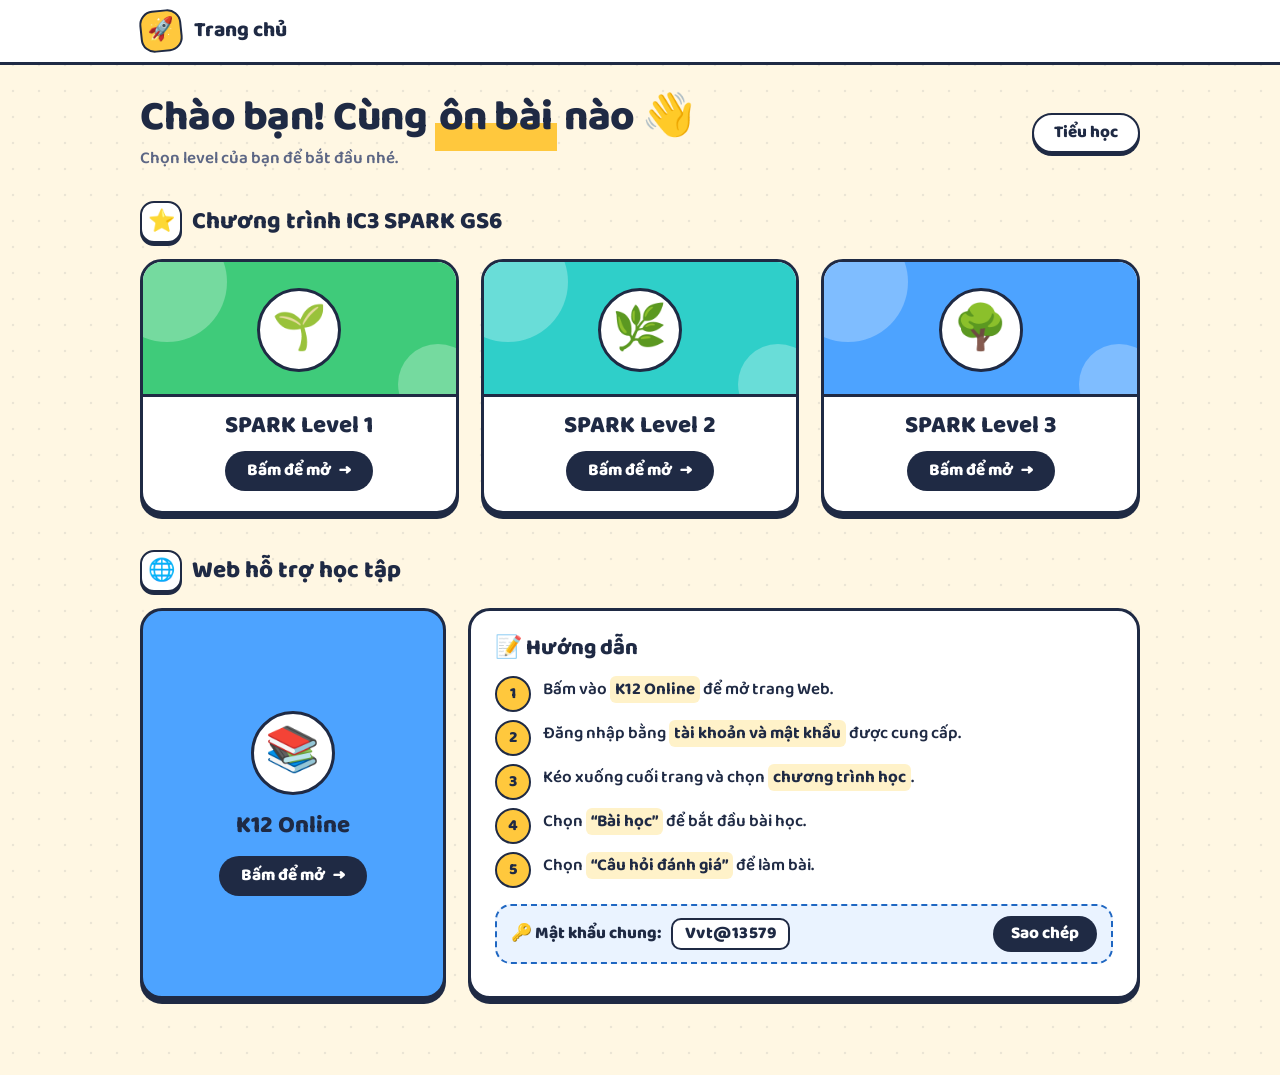
<file: index.html>
<!DOCTYPE html>
<html lang="vi">
<head>
<meta charset="utf-8">
<meta name="viewport" content="width=device-width,initial-scale=1">
<title>Trang chủ</title>
<link rel="preconnect" href="https://fonts.googleapis.com">
<link rel="preconnect" href="https://fonts.gstatic.com" crossorigin>
<link href="https://fonts.googleapis.com/css2?family=Baloo+2:wght@500;600;700;800&display=swap" rel="stylesheet">
<link rel="stylesheet" href="student.css">
</head>
<body>
<div class="topbar"><div class="wrap"><a href="#/"><span id="siteIcon"></span><span id="siteTitle"></span></a></div></div>
<main class="wrap" id="app"><div class="empty">Đang tải…</div></main>
<script>
const esc=s=>String(s??'').replace(/[&<>"']/g,c=>({'&':'&amp;','<':'&lt;','>':'&gt;','"':'&quot;',"'":'&#39;'}[c]));
const safeUrl=u=>/^https?:\/\//i.test(u||'')?u:'';
const md=s=>esc(s).replace(/\*\*(.+?)\*\*/g,'<b>$1</b>');
let D,cur=0;

function render(){
  document.getElementById('siteIcon').textContent=D.siteIcon||'';
  document.getElementById('siteTitle').textContent=D.siteTitle||'';
  document.title=D.siteTitle||'Trang chủ';
  const groups=D.groups||[], g=groups[cur]||{programs:[]};

  let h=`<section class="hero"><div><h1>Chào bạn! Cùng <mark>ôn bài</mark> nào 👋</h1><p>Chọn level của bạn để bắt đầu nhé.</p></div>`;
  if(groups.length>1) h+=`<div class="tabs" role="group" aria-label="Chọn cấp học">${groups.map((x,j)=>`<button class="tab" data-g="${j}" aria-pressed="${j===cur}">${esc(x.name)}</button>`).join('')}</div>`;
  else if(groups.length===1) h+=`<span class="badge-group">${esc(g.name)}</span>`;
  h+=`</section>`;

  const progs=g.programs||[];
  progs.forEach((p,i)=>{
    h+=`<section class="prog"><div class="sec-head"><h2><span class="sico">${esc(p.icon)}</span>${esc(p.title)}</h2></div><div class="levels">`;
    h+=(p.levels||[]).map((l,li)=>{
      return `<a class="level ${esc(l.color)}" href="#/${cur}/${i}/${li}">
        <div class="top"><div class="ico">${esc(l.icon)}</div></div>
        <div class="body"><h3>${esc(l.name)}</h3><span class="go">Bấm để mở <i>→</i></span></div></a>`;
    }).join('')+`</div></section>`;
  });
  if(!progs.length&&groups.length) h+=`<div class="empty">Chưa có chương trình nào.</div>`;

  const s=D.support;
  if(s){
    const vu=safeUrl(s.videoUrl), cu=safeUrl(s.cardUrl);
    h+=`<section class="prog"><div class="sec-head"><h2><span class="sico">${esc(s.icon)}</span>${esc(s.title)}</h2></div>
    <div class="support">
      <a class="k12" ${cu?`href="${esc(cu)}" target="_blank" rel="noopener"`:''}><span class="ico">${esc(s.cardIcon)}</span><b>${esc(s.cardName)}</b>${cu?'<span class="go">Bấm để mở <i>→</i></span>':''}</a>
      <div class="guide"><h3>📝 ${esc(s.guideTitle)}</h3>
        <ol>${(s.steps||[]).map(x=>`<li><span>${md(x)}</span></li>`).join('')}</ol>
        ${s.password?`<div class="pw">🔑 ${esc(s.passwordLabel)} <code id="pw">${esc(s.password)}</code><button class="copy" id="cp">Sao chép</button></div>`:''}
        ${vu?`<div class="vid">🎬 <a href="${esc(vu)}" target="_blank" rel="noopener">${esc(s.videoText)}</a></div>`:''}
      </div></div></section>`;
  }
  document.getElementById('app').innerHTML=h;

  document.querySelectorAll('.tab').forEach(b=>b.onclick=()=>{cur=+b.dataset.g;render()});
  const cp=document.getElementById('cp');
  if(cp)cp.onclick=async()=>{
    const t=D.support.password;
    try{await navigator.clipboard.writeText(t)}catch{const r=document.createRange();r.selectNode(document.getElementById('pw'));getSelection().removeAllRanges();getSelection().addRange(r);document.execCommand('copy')}
    cp.textContent='Đã chép ✓';setTimeout(()=>cp.textContent='Sao chép',1500);
  };
}

function renderReview(gi,pi,li){
  const l=(((D.groups[gi]||{}).programs||[])[pi]||{}).levels?.[li];
  if(!l){location.hash='#/';return}
  const items=l.reviews||[];
  document.getElementById('app').innerHTML=`<a class="back" href="#/">← Quay lại</a>
  <div class="banner ${esc(l.color)}"><div class="ico">${esc(l.icon||'📝')}</div>
    <div class="info"><h1>${esc(l.name)}</h1></div></div>
  <div class="rgrid">`+(items.length?items.map((r,n)=>{
    const u=safeUrl(r.url);
    return u?`<a class="rcard on ${esc(l.color)}" href="${esc(u)}" target="_blank" rel="noopener"><span class="num">${n+1}</span><b>${esc(r.name)}</b><span class="tag">Bắt đầu</span></a>`
            :`<div class="rcard off ${esc(l.color)}"><span class="num">${n+1}</span><b>${esc(r.name)}</b><span class="tag">Sắp có</span></div>`;
  }).join(''):'<div class="empty" style="grid-column:1/-1">Chưa có bài ôn nào.</div>')+`</div>`;
}

function setBrand(){
  document.getElementById('siteIcon').textContent=D.siteIcon||'';
  document.getElementById('siteTitle').textContent=D.siteTitle||'';
  document.title=D.siteTitle||'Trang chủ';
}
function route(){
  setBrand();
  const m=location.hash.match(/^#\/(\d+)\/(\d+)\/(\d+)$/);
  if(m){cur=+m[1];renderReview(+m[1],+m[2],+m[3])}else render();
  window.scrollTo(0,0);
}
window.addEventListener('hashchange',()=>D&&route());
const sc=document.createElement('script');
sc.src='data.js?v='+Date.now();
sc.onload=()=>{D=window.SITE_DATA;route()};
sc.onerror=()=>document.getElementById('app').innerHTML='<div class="empty">Không tải được dữ liệu (data.js).</div>';
document.body.appendChild(sc);
</script>
</body>
</html>
</file>
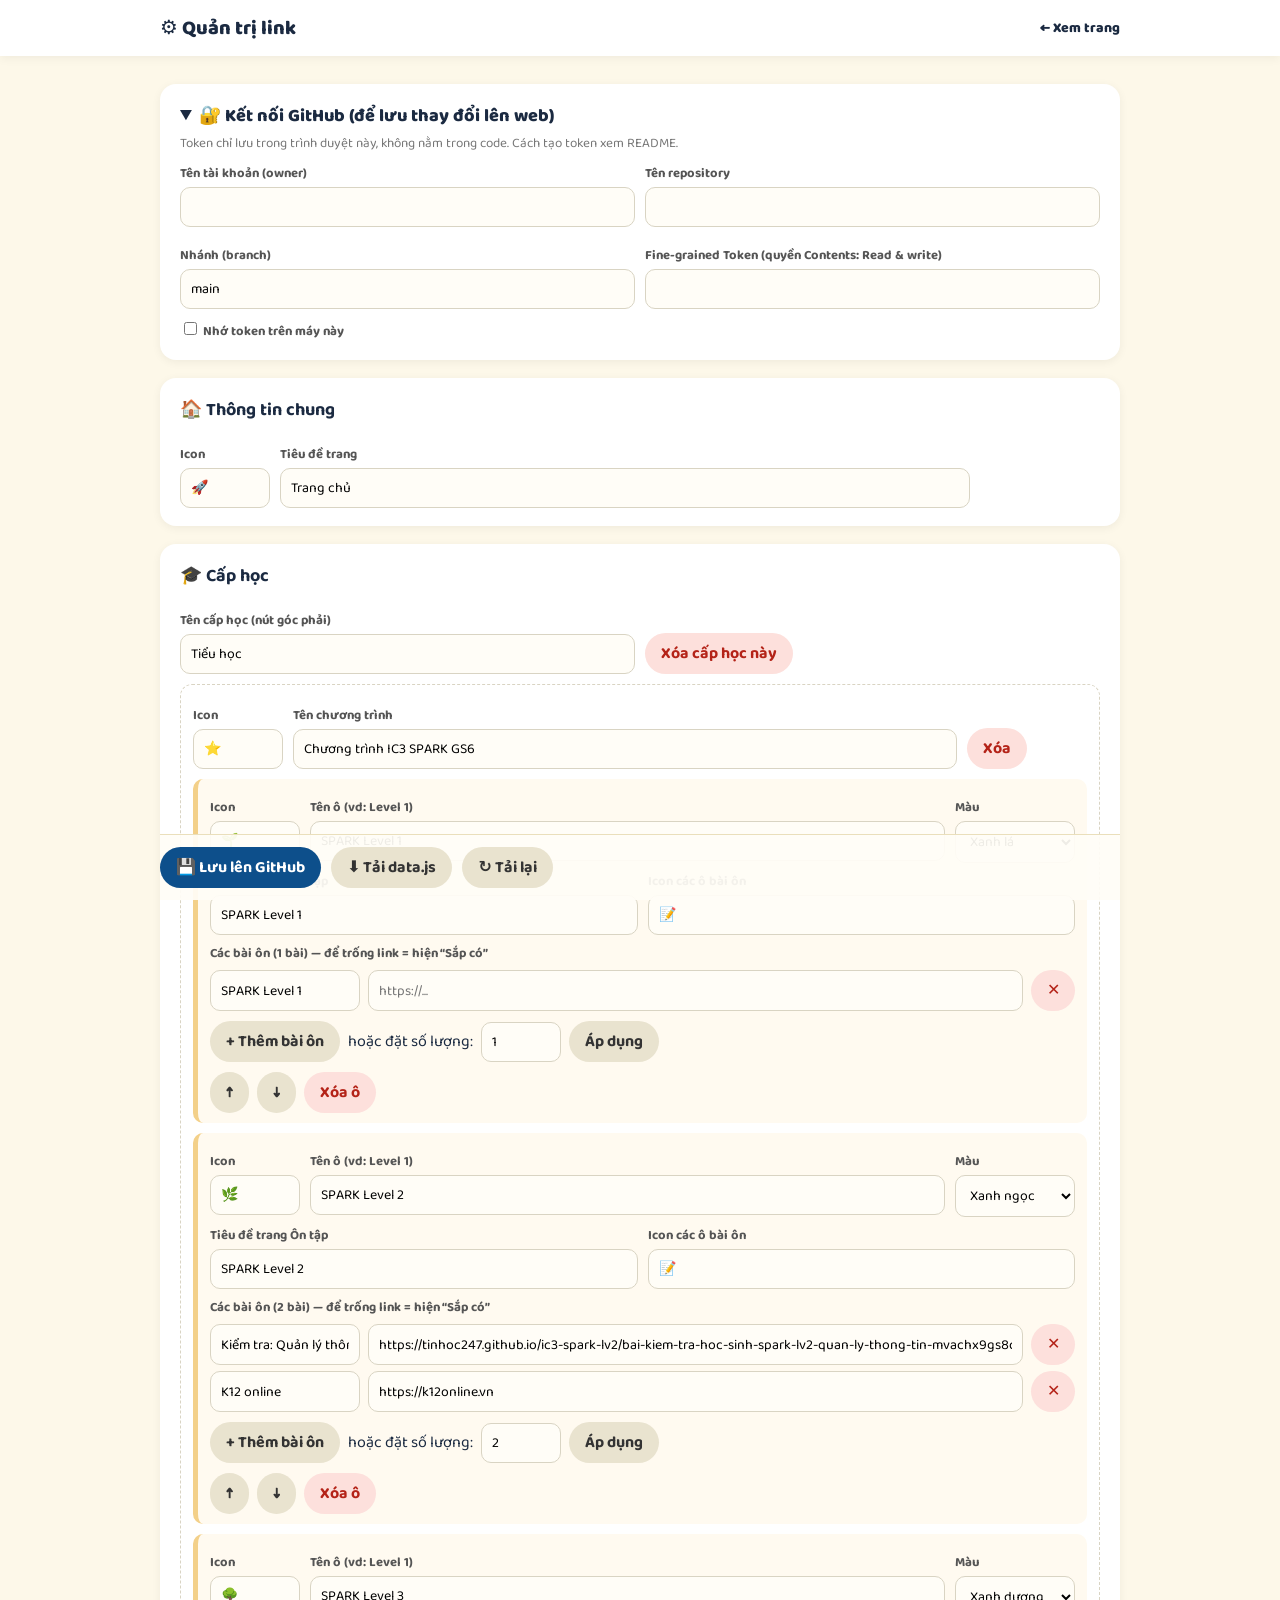
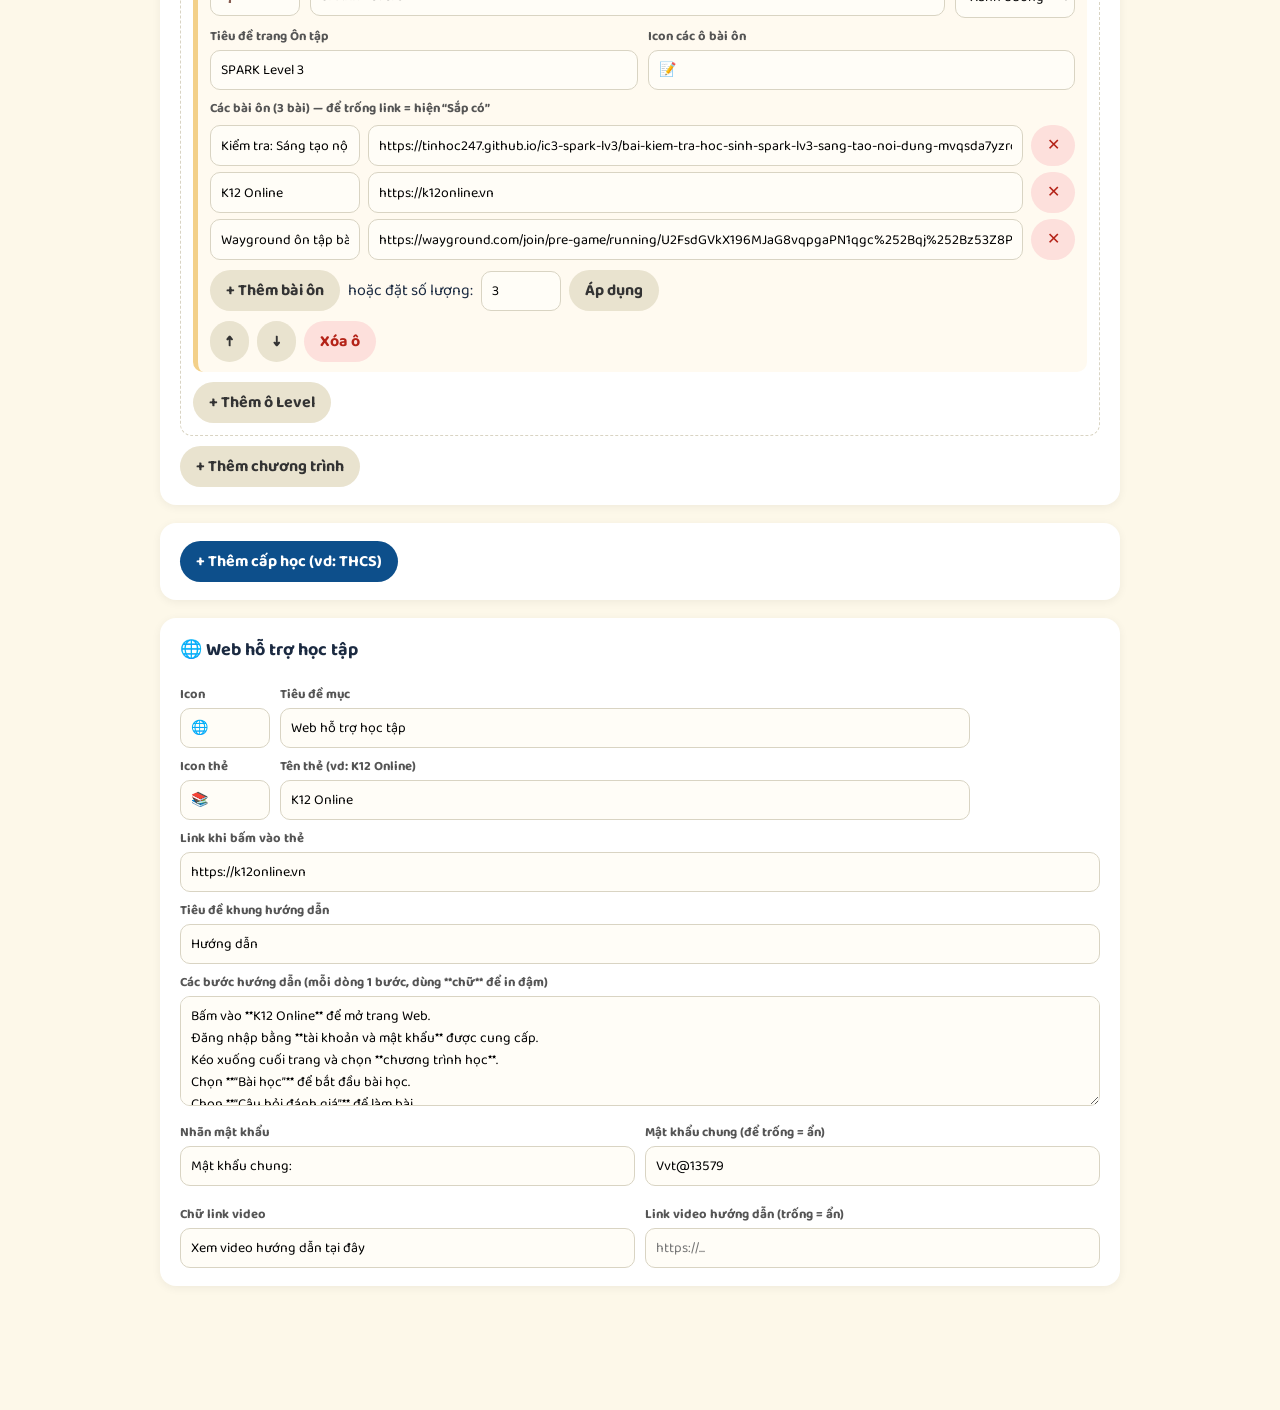
<file: admin.html>
<!DOCTYPE html>
<html lang="vi">
<head>
<meta charset="utf-8">
<meta name="viewport" content="width=device-width,initial-scale=1">
<title>Quản trị link</title>
<meta name="robots" content="noindex">
<link href="https://fonts.googleapis.com/css2?family=Baloo+2:wght@500;600;700;800&display=swap" rel="stylesheet">
<link rel="stylesheet" href="style.css">
<style>
.card{background:#fff;border-radius:16px;padding:18px 20px;margin-bottom:18px;box-shadow:0 2px 10px rgba(0,0,0,.06)}
.card h3{margin:0 0 12px;font-size:18px}
label{display:block;font-size:13px;font-weight:700;margin:8px 0 3px;color:#555}
input,select,textarea{width:100%;font:inherit;font-size:14px;padding:8px 10px;border:1.5px solid #d9d4c3;border-radius:10px;background:#fffdf7}
textarea{min-height:110px;resize:vertical}
.g2{display:grid;grid-template-columns:1fr 1fr;gap:10px}
.g3{display:grid;grid-template-columns:90px 1fr 120px;gap:10px}
.g3r{display:grid;grid-template-columns:150px 1fr 44px;gap:8px;margin:6px 0}
.sub{border:1.5px dashed #d9d4c3;border-radius:12px;padding:12px;margin:10px 0}
.lv{border-left:5px solid #f3d089;background:#fffaf0;border-radius:10px;padding:10px 12px;margin:10px 0}
.bar{display:flex;gap:8px;flex-wrap:wrap;align-items:center;margin-top:10px}
button.b{border:0;border-radius:999px;padding:8px 16px;font:inherit;font-weight:700;cursor:pointer;background:#e9e3cf;color:#333}
button.b.p{background:var(--blue);color:#fff}
button.b.d{background:#fde0dc;color:#b42318}
.sticky{position:sticky;bottom:0;background:#fffdf7ee;padding:12px 0;border-top:1px solid #eadfbb;display:flex;gap:10px;flex-wrap:wrap;align-items:center;z-index:3}
#msg{font-weight:700}
.ok{color:#1a7f37}.err{color:#b42318}
details summary{cursor:pointer;font-weight:800;font-size:18px}
small{color:#777}
@media(max-width:600px){.g3r,.g2,.g3{grid-template-columns:1fr}}
</style>
</head>
<body>
<div class="topbar"><div class="wrap">⚙️ Quản trị link <a href="index.html" style="margin-left:auto;font-size:14px">← Xem trang</a></div></div>
<main class="wrap">
<div class="card">
<details id="conn"><summary>🔐 Kết nối GitHub (để lưu thay đổi lên web)</summary>
<small>Token chỉ lưu trong trình duyệt này, không nằm trong code. Cách tạo token xem README.</small>
<div class="g2">
<div><label>Tên tài khoản (owner)</label><input id="owner"></div>
<div><label>Tên repository</label><input id="repo"></div>
<div><label>Nhánh (branch)</label><input id="branch" value="main"></div>
<div><label>Fine-grained Token (quyền Contents: Read & write)</label><input id="token" type="password" autocomplete="off"></div>
</div>
<div class="bar"><label style="margin:0"><input type="checkbox" id="remember" style="width:auto"> Nhớ token trên máy này</label></div>
</details></div>
<div id="editor"><div class="empty">Đang tải…</div></div>
<div class="sticky">
<button class="b p" id="save">💾 Lưu lên GitHub</button>
<button class="b" id="dl">⬇ Tải data.js</button>
<button class="b" id="reload">↻ Tải lại</button>
<span id="msg"></span>
</div>
</main>
<script>
const esc=s=>String(s??'').replace(/[&<>"']/g,c=>({'&':'&amp;','<':'&lt;','>':'&gt;','"':'&quot;',"'":'&#39;'}[c]));
const COLORS={yellow:'Vàng',orange:'Cam',red:'Đỏ',green:'Xanh lá',blue:'Xanh dương',purple:'Tím',teal:'Xanh ngọc',pink:'Hồng'};
let D;
const $=id=>document.getElementById(id);
const msg=(t,c)=>{$('msg').textContent=t;$('msg').className=c||''};

// auto-detect owner/repo from github.io URL
(function(){
  const s=JSON.parse(localStorage.getItem('gh_conn')||'{}');
  const m=location.hostname.match(/^(.+)\.github\.io$/);
  $('owner').value=s.owner||(m?m[1]:'');
  $('repo').value=s.repo||(m?location.pathname.split('/')[1]||'':'');
  $('branch').value=s.branch||'main';
  if(s.token){$('token').value=s.token;$('remember').checked=true}
  else $('conn').open=true;
})();

function parse(txt){return JSON.parse(txt.replace(/^[^{]*/,'').replace(/;\s*$/,''))}
function load(){
  const old=document.getElementById('dataScript');if(old)old.remove();
  delete window.SITE_DATA;
  const sc=document.createElement('script');sc.id='dataScript';
  sc.src='data.js?v='+Date.now();
  sc.onload=()=>{D=JSON.parse(JSON.stringify(window.SITE_DATA));
    D.groups.forEach(g=>g.programs.forEach(p=>p.levels.forEach(l=>{l.reviews=l.reviews||[];l.reviewTitle=l.reviewTitle??('Ôn tập '+l.name);l.reviewIcon=l.reviewIcon||'📝';delete l.lessonUrl;delete l.reviewUrl})));
    render();msg('')};
  sc.onerror=()=>{$('editor').innerHTML='<div class="empty">Không tải được data.js</div>'};
  document.body.appendChild(sc);
}
function opts(sel){return Object.entries(COLORS).map(([k,v])=>`<option value="${k}"${k===sel?' selected':''}>${v}</option>`).join('')}
function input(p,label,v,ph){return `<div><label>${label}</label><input data-p="${p}" value="${esc(v)}" placeholder="${esc(ph||'')}"></div>`}

function render(){
  let h=`<div class="card"><h3>🏠 Thông tin chung</h3><div class="g3">${input('siteIcon','Icon',D.siteIcon)}${input('siteTitle','Tiêu đề trang',D.siteTitle)}<div></div></div></div>`;
  D.groups.forEach((g,gi)=>{
    h+=`<div class="card"><h3>🎓 Cấp học</h3>
      <div class="g2">${input(`groups.${gi}.name`,'Tên cấp học (nút góc phải)',g.name)}
      <div class="bar" style="align-items:end"><button class="b d" data-act="delGroup" data-i="${gi}">Xóa cấp học này</button></div></div>`;
    g.programs.forEach((p,pi)=>{
      h+=`<div class="sub"><div class="g3">${input(`groups.${gi}.programs.${pi}.icon`,'Icon',p.icon)}${input(`groups.${gi}.programs.${pi}.title`,'Tên chương trình',p.title)}<div class="bar" style="align-items:end"><button class="b d" data-act="delProg" data-g="${gi}" data-i="${pi}">Xóa</button></div></div>`;
      p.levels.forEach((l,li)=>{
        const b=`groups.${gi}.programs.${pi}.levels.${li}`;
        h+=`<div class="lv"><div class="g3">${input(b+'.icon','Icon',l.icon)}${input(b+'.name','Tên ô (vd: Level 1)',l.name)}
          <div><label>Màu</label><select data-p="${b}.color">${opts(l.color)}</select></div></div>
          <div class="g2">${input(b+'.reviewTitle','Tiêu đề trang Ôn tập',l.reviewTitle,'Ôn tập SPARK Level 1')}${input(b+'.reviewIcon','Icon các ô bài ôn',l.reviewIcon)}</div>
          <label>Các bài ôn (${(l.reviews||[]).length} bài) — để trống link = hiện “Sắp có”</label>
          ${(l.reviews||[]).map((r,ri)=>`<div class="g3r"><input data-p="${b}.reviews.${ri}.name" value="${esc(r.name)}" placeholder="Tên bài"><input data-p="${b}.reviews.${ri}.url" value="${esc(r.url)}" placeholder="https://..."><button class="b d" data-act="delRv" data-g="${gi}" data-p="${pi}" data-i="${li}" data-r="${ri}">✕</button></div>`).join('')}
          <div class="bar"><button class="b" data-act="addRv" data-g="${gi}" data-p="${pi}" data-i="${li}">+ Thêm bài ôn</button>
            <span>hoặc đặt số lượng:</span><input type="number" min="0" max="100" id="cnt-${gi}-${pi}-${li}" value="${(l.reviews||[]).length}" style="width:80px"><button class="b" data-act="setCount" data-g="${gi}" data-p="${pi}" data-i="${li}">Áp dụng</button></div>
          <div class="bar"><button class="b" data-act="up" data-g="${gi}" data-p="${pi}" data-i="${li}">↑</button><button class="b" data-act="down" data-g="${gi}" data-p="${pi}" data-i="${li}">↓</button><button class="b d" data-act="delLv" data-g="${gi}" data-p="${pi}" data-i="${li}">Xóa ô</button></div></div>`;
      });
      h+=`<button class="b" data-act="addLv" data-g="${gi}" data-i="${pi}">+ Thêm ô Level</button></div>`;
    });
    h+=`<div class="bar"><button class="b" data-act="addProg" data-i="${gi}">+ Thêm chương trình</button></div></div>`;
  });
  h+=`<div class="card"><button class="b p" data-act="addGroup">+ Thêm cấp học (vd: THCS)</button></div>`;
  const s=D.support;
  h+=`<div class="card"><h3>🌐 Web hỗ trợ học tập</h3>
    <div class="g3">${input('support.icon','Icon',s.icon)}${input('support.title','Tiêu đề mục',s.title)}<div></div></div>
    <div class="g3">${input('support.cardIcon','Icon thẻ',s.cardIcon)}${input('support.cardName','Tên thẻ (vd: K12 Online)',s.cardName)}<div></div></div>
    ${input('support.cardUrl','Link khi bấm vào thẻ',s.cardUrl,'https://...')}
    ${input('support.guideTitle','Tiêu đề khung hướng dẫn',s.guideTitle)}
    <label>Các bước hướng dẫn (mỗi dòng 1 bước, dùng **chữ** để in đậm)</label>
    <textarea data-p="support.steps" data-lines="1">${esc((s.steps||[]).join('\n'))}</textarea>
    <div class="g2">${input('support.passwordLabel','Nhãn mật khẩu',s.passwordLabel)}${input('support.password','Mật khẩu chung (để trống = ẩn)',s.password)}
    ${input('support.videoText','Chữ link video',s.videoText)}${input('support.videoUrl','Link video hướng dẫn (trống = ẩn)',s.videoUrl,'https://...')}</div></div>`;
  $('editor').innerHTML=h;
}
function setPath(p,v){const k=p.split('.');let o=D;for(let i=0;i<k.length-1;i++)o=o[k[i]];o[k[k.length-1]]=v}
document.addEventListener('input',e=>{
  const p=e.target.dataset.p;if(!p)return;
  setPath(p,e.target.dataset.lines?e.target.value.split('\n').map(x=>x.trim()).filter(Boolean):e.target.value);
});
document.addEventListener('click',e=>{
  const b=e.target.closest('[data-act]');if(!b)return;
  const a=b.dataset.act,g=+b.dataset.g,i=+b.dataset.i,p=+b.dataset.p;
  if(a==='addGroup')D.groups.push({name:'Cấp học mới',programs:[]});
  if(a==='delGroup'&&confirm('Xóa cả cấp học này?'))D.groups.splice(i,1);
  if(a==='addProg')D.groups[i].programs.push({title:'Chương trình mới',icon:'⭐',levels:[]});
  if(a==='delProg'&&confirm('Xóa chương trình này?'))D.groups[g].programs.splice(i,1);
  if(a==='addLv')D.groups[g].programs[i].levels.push({name:'Level mới',icon:'🌟',color:'blue',reviewTitle:'Ôn tập Level mới',reviewIcon:'📝',reviews:[]});
  if(a==='delLv'&&confirm('Xóa ô này?'))D.groups[g].programs[p].levels.splice(i,1);
  const LV=()=>D.groups[g].programs[p].levels[i];
  if(a==='addRv'){const R=LV().reviews;R.push({name:'Bài ôn '+(R.length+1),url:''})}
  if(a==='delRv')LV().reviews.splice(+b.dataset.r,1);
  if(a==='setCount'){const n=Math.max(0,Math.min(100,parseInt($(`cnt-${g}-${p}-${i}`).value)||0)),R=LV().reviews;
    if(n<R.length&&!confirm('Giảm xuống '+n+' bài sẽ xóa các bài cuối. Tiếp tục?'))return;
    while(R.length>n)R.pop();while(R.length<n)R.push({name:'Bài ôn '+(R.length+1),url:''})}
  if(a==='up'||a==='down'){const L=D.groups[g].programs[p].levels,j=a==='up'?i-1:i+1;if(j>=0&&j<L.length)[L[i],L[j]]=[L[j],L[i]]}
  render();
});
const out=()=>'window.SITE_DATA = '+JSON.stringify(D,null,2)+';\n';
$('dl').onclick=()=>{const a=document.createElement('a');a.href=URL.createObjectURL(new Blob([out()],{type:'text/javascript'}));a.download='data.js';a.click()};
$('reload').onclick=()=>{if(confirm('Bỏ thay đổi chưa lưu và tải lại?'))load()};
$('save').onclick=async()=>{
  const owner=$('owner').value.trim(),repo=$('repo').value.trim(),branch=$('branch').value.trim()||'main',token=$('token').value.trim();
  if(!owner||!repo||!token){$('conn').open=true;return msg('Cần nhập owner, repo và token','err')}
  localStorage.setItem('gh_conn',JSON.stringify({owner,repo,branch,token:$('remember').checked?token:''}));
  msg('Đang lưu…');
  const url=`https://api.github.com/repos/${owner}/${repo}/contents/data.js`;
  const H={Authorization:'Bearer '+token,Accept:'application/vnd.github+json'};
  try{
    const r1=await fetch(url+'?ref='+encodeURIComponent(branch),{headers:H});
    if(!r1.ok&&r1.status!==404)throw new Error(r1.status===401||r1.status===403?'Token sai hoặc thiếu quyền':'Lỗi đọc file ('+r1.status+')');
    const sha=r1.ok?(await r1.json()).sha:undefined;
    const bytes=new TextEncoder().encode(out());let bin='';bytes.forEach(c=>bin+=String.fromCharCode(c));
    const r2=await fetch(url,{method:'PUT',headers:H,body:JSON.stringify({message:'Cập nhật link từ trang quản trị',content:btoa(bin),sha,branch})});
    if(!r2.ok)throw new Error((await r2.json()).message||('Lỗi '+r2.status));
    msg('Đã lưu ✓ Web sẽ cập nhật sau khoảng 1–2 phút.','ok');
  }catch(e){msg('Lỗi: '+e.message,'err')}
};
load();
</script>
</body>
</html>
</file>
<file: student.css>
/* Giao diện học sinh – chỉ dùng cho index.html (admin.html vẫn dùng style.css) */
:root{
  --bg:#fff7e3; --ink:#1f2a44; --muted:#5d6785; --card:#fff; --line:#1f2a44;
  --radius:22px; --shadow:0 5px 0 var(--ink);
  --blue:#1f67c2;
}
*{box-sizing:border-box}
html{-webkit-text-size-adjust:100%}
body{
  margin:0; min-height:100vh; color:var(--ink);
  font-family:"Baloo 2","Nunito","Segoe UI",system-ui,sans-serif; font-size:17px; line-height:1.4;
  background-color:var(--bg);
  background-image:radial-gradient(rgba(31,42,68,.09) 1.4px,transparent 1.6px);
  background-size:26px 26px;
}
a{color:inherit}
:focus-visible{outline:4px solid #4da3ff;outline-offset:3px;border-radius:12px}
.wrap{max-width:1040px;margin:0 auto;padding:0 20px}

/* ---------- Thanh trên ---------- */
.topbar{position:sticky;top:0;z-index:20;background:#fff;border-bottom:3px solid var(--line)}
.topbar .wrap{display:flex;align-items:center;gap:12px;height:62px}
.topbar a{display:flex;align-items:center;gap:12px;text-decoration:none;font-weight:800;font-size:21px}
#siteIcon{display:grid;place-items:center;width:42px;height:42px;border-radius:14px;background:#ffc83d;border:2.5px solid var(--line);font-size:22px;transform:rotate(-6deg)}
#siteIcon:empty{display:none}
main.wrap{padding:26px 20px 40px}

/* ---------- Lời chào ---------- */
.hero{display:flex;align-items:center;justify-content:space-between;gap:16px;flex-wrap:wrap;margin:4px 0 30px}
.hero h1{margin:0;font-size:clamp(28px,5vw,42px);line-height:1.1;font-weight:800;letter-spacing:-.5px}
.hero h1 mark{background:linear-gradient(transparent 58%,#ffc83d 58%);color:inherit;padding:0 4px}
.hero p{margin:6px 0 0;color:var(--muted);font-weight:600}

/* ---------- Chọn cấp học ---------- */
.tabs{display:flex;gap:8px;flex-wrap:wrap}
.tab{font:inherit;font-weight:800;cursor:pointer;background:#fff;color:var(--ink);border:2.5px solid var(--line);border-radius:999px;padding:6px 20px;box-shadow:0 3px 0 var(--ink);transition:transform .12s,box-shadow .12s,background .12s}
.tab:hover{transform:translateY(-2px);box-shadow:0 5px 0 var(--ink)}
.tab[aria-pressed="true"]{background:var(--ink);color:#fff;box-shadow:0 3px 0 #000}
.tab:active{transform:translateY(2px);box-shadow:0 1px 0 var(--ink)}
.badge-group{font-weight:800;background:#fff;border:2.5px solid var(--line);border-radius:999px;padding:6px 20px;box-shadow:0 3px 0 var(--ink)}

/* ---------- Tiêu đề mục ---------- */
.sec-head{display:flex;align-items:center;gap:12px;margin:0 0 16px}
.sec-head h2{margin:0;font-size:24px;font-weight:800;display:flex;align-items:center;gap:10px}
.sec-head .sico{display:grid;place-items:center;width:42px;height:42px;border-radius:14px;background:#fff;border:2.5px solid var(--line);font-size:22px;box-shadow:0 3px 0 var(--ink)}
.prog{margin-bottom:36px}

/* ---------- Màu theo level ---------- */
.yellow{--c:#ffc83d;--cd:#c98f00;--ct:#fff2c9}
.orange{--c:#ff9a3d;--cd:#c75f00;--ct:#ffe4cc}
.red{--c:#ff6b5b;--cd:#c23b2a;--ct:#ffdeda}
.green{--c:#3fcb7a;--cd:#1e8f4e;--ct:#d8f5e4}
.blue{--c:#4da3ff;--cd:#1f67c2;--ct:#dbeaff}
.purple{--c:#a57bff;--cd:#6a3fc4;--ct:#eadfff}
.teal{--c:#2fcfc9;--cd:#138a86;--ct:#d4f5f3}
.pink{--c:#ff7ab6;--cd:#c23d7f;--ct:#ffdfee}
.level,.banner,.rcard{--c:#4da3ff;--cd:#1f67c2;--ct:#dbeaff}
.level.yellow,.banner.yellow,.rcard.yellow{--c:#ffc83d;--cd:#c98f00;--ct:#fff2c9}
.level.orange,.banner.orange,.rcard.orange{--c:#ff9a3d;--cd:#c75f00;--ct:#ffe4cc}
.level.red,.banner.red,.rcard.red{--c:#ff6b5b;--cd:#c23b2a;--ct:#ffdeda}
.level.green,.banner.green,.rcard.green{--c:#3fcb7a;--cd:#1e8f4e;--ct:#d8f5e4}
.level.purple,.banner.purple,.rcard.purple{--c:#a57bff;--cd:#6a3fc4;--ct:#eadfff}
.level.teal,.banner.teal,.rcard.teal{--c:#2fcfc9;--cd:#138a86;--ct:#d4f5f3}
.level.pink,.banner.pink,.rcard.pink{--c:#ff7ab6;--cd:#c23d7f;--ct:#ffdfee}

/* ---------- Thẻ Level ---------- */
.levels{display:grid;grid-template-columns:repeat(auto-fit,minmax(250px,1fr));gap:22px}
.level{display:flex;flex-direction:column;text-decoration:none;background:var(--card);border:3px solid var(--line);border-radius:var(--radius);box-shadow:var(--shadow);overflow:hidden;transition:transform .15s,box-shadow .15s}
.level:hover{transform:translateY(-6px);box-shadow:0 11px 0 var(--ink)}
.level:active{transform:translateY(3px);box-shadow:0 2px 0 var(--ink)}
.level .top{position:relative;background:var(--c);border-bottom:3px solid var(--line);padding:26px 16px 22px;display:grid;place-items:center;overflow:hidden}
.level .top::before,.level .top::after{content:"";position:absolute;border-radius:50%;background:rgba(255,255,255,.28)}
.level .top::before{width:120px;height:120px;left:-36px;top:-40px}
.level .top::after{width:80px;height:80px;right:-22px;bottom:-30px}
.level .ico{position:relative;z-index:1;display:grid;place-items:center;width:84px;height:84px;border-radius:50%;background:#fff;border:3px solid var(--line);font-size:44px;line-height:1;transition:transform .2s}
.level:hover .ico{transform:rotate(-8deg) scale(1.08)}
.level .body{padding:16px 18px 20px;display:flex;flex-direction:column;gap:12px;align-items:center;text-align:center}
.level h3{margin:0;font-size:24px;font-weight:800;line-height:1.1}
.count{font-weight:700;font-size:15px;color:var(--ink);background:var(--ct);border-radius:999px;padding:2px 14px}
.go{display:inline-flex;align-items:center;gap:8px;font-weight:800;background:var(--ink);color:#fff;border-radius:999px;padding:8px 22px}
.go i{font-style:normal;transition:transform .15s}
.level:hover .go i,a.k12:hover .go i{transform:translateX(4px)}

/* ---------- Trang danh sách bài ôn ---------- */
.back{display:inline-flex;align-items:center;gap:8px;text-decoration:none;font-weight:800;background:#fff;border:2.5px solid var(--line);border-radius:999px;padding:6px 18px 6px 14px;box-shadow:0 3px 0 var(--ink);margin-bottom:18px;transition:transform .12s,box-shadow .12s}
.back:hover{transform:translateY(-2px);box-shadow:0 5px 0 var(--ink)}
.banner{display:flex;align-items:center;gap:18px;flex-wrap:wrap;background:var(--c);border:3px solid var(--line);border-radius:var(--radius);box-shadow:var(--shadow);padding:20px 24px;margin-bottom:26px}
.banner .ico{display:grid;place-items:center;flex:none;width:72px;height:72px;border-radius:50%;background:#fff;border:3px solid var(--line);font-size:38px}
.banner .info{flex:1;min-width:200px}
.banner h1{margin:0;font-size:clamp(24px,4.5vw,34px);font-weight:800;line-height:1.1}
.rgrid{display:grid;grid-template-columns:repeat(auto-fill,minmax(210px,1fr));gap:20px}
.rcard{position:relative;display:flex;flex-direction:column;align-items:center;justify-content:center;gap:10px;min-height:190px;padding:26px 14px 18px;text-align:center;text-decoration:none;background:var(--card);border:3px solid var(--line);border-radius:var(--radius);box-shadow:var(--shadow);transition:transform .15s,box-shadow .15s}
.rcard .num{display:grid;place-items:center;width:62px;height:62px;border-radius:50%;background:var(--c);border:3px solid var(--line);font-size:28px;font-weight:800;transition:transform .2s}
.rcard b{font-size:19px;font-weight:800;line-height:1.2}
.rcard .tag{font-weight:800;font-size:14px;border-radius:999px;padding:3px 16px;background:var(--ct)}
.rcard.on:hover{transform:translateY(-6px);box-shadow:0 11px 0 var(--ink)}
.rcard.on:hover .num{transform:rotate(-10deg) scale(1.1)}
.rcard.on:active{transform:translateY(3px);box-shadow:0 2px 0 var(--ink)}
.rcard.off{background:#f1efe8;border-style:dashed;box-shadow:none;color:var(--muted);cursor:default}
.rcard.off .num{background:#e3e0d6;color:var(--muted)}
.rcard.off .tag{background:#e3e0d6}

/* ---------- Hỗ trợ học tập ---------- */
.support{display:grid;grid-template-columns:minmax(230px,1fr) 2.2fr;gap:22px}
.k12{display:flex;flex-direction:column;align-items:center;justify-content:center;gap:14px;min-height:230px;padding:24px;text-align:center;text-decoration:none;background:#4da3ff;border:3px solid var(--line);border-radius:var(--radius);box-shadow:var(--shadow);transition:transform .15s,box-shadow .15s}
a.k12[href]:hover{transform:translateY(-6px);box-shadow:0 11px 0 var(--ink)}
.k12 .ico{display:grid;place-items:center;width:84px;height:84px;border-radius:50%;background:#fff;border:3px solid var(--line);font-size:44px}
.k12 b{font-size:24px;font-weight:800}
.guide{background:#fff;border:3px solid var(--line);border-radius:var(--radius);box-shadow:var(--shadow);padding:22px 24px}
.guide h3{margin:0 0 14px;font-size:22px;font-weight:800}
.guide ol{list-style:none;margin:0 0 16px;padding:0;display:grid;gap:10px;counter-reset:s}
.guide li{counter-increment:s;display:flex;align-items:flex-start;gap:12px;font-weight:600;font-size:17px}
.guide li::before{content:counter(s);flex:none;display:grid;place-items:center;width:32px;height:32px;border-radius:50%;background:#ffc83d;border:2.5px solid var(--line);font-weight:800;font-size:16px;margin-top:-2px}
.guide li b{background:#fff2c9;border-radius:6px;padding:0 5px}
.pw{display:flex;align-items:center;gap:10px;flex-wrap:wrap;font-weight:800;background:#eaf3ff;border:2.5px dashed var(--blue);border-radius:16px;padding:10px 14px;margin-bottom:10px}
.pw code{font:inherit;font-weight:800;letter-spacing:.5px;background:#fff;border:2px solid var(--line);border-radius:10px;padding:2px 12px;user-select:all}
.copy{font:inherit;font-weight:800;cursor:pointer;color:#fff;background:var(--ink);border:0;border-radius:999px;padding:6px 18px;margin-left:auto;transition:transform .1s}
.copy:active{transform:scale(.95)}
.vid{font-weight:700}
.vid a{font-weight:800;color:var(--blue)}

.empty{padding:40px 20px;text-align:center;color:var(--muted);font-weight:700;background:rgba(255,255,255,.7);border:3px dashed #cfc8ae;border-radius:var(--radius)}

@media(max-width:700px){
  body{font-size:16px}
  .wrap{padding:0 14px}
  main.wrap{padding:18px 14px 34px}
  .topbar .wrap{height:56px}
  .support{grid-template-columns:1fr}
  .k12{min-height:170px}
  .levels{gap:18px}
  .rgrid{grid-template-columns:repeat(2,1fr);gap:16px}
  .rcard{min-height:170px;padding:22px 10px 16px}
  .rcard b{font-size:17px}
  .banner{padding:16px}
  .copy{margin-left:0}
}
@media(prefers-reduced-motion:reduce){*{transition:none!important;animation:none!important}}

@media(max-width:700px){
  .levels{grid-template-columns:1fr;gap:16px}
  .level{flex-direction:row;align-items:stretch}
  .level .top{flex:none;width:112px;padding:0;border-bottom:0;border-right:3px solid var(--line)}
  .level .ico{width:68px;height:68px;font-size:36px}
  .level .body{flex:1;align-items:flex-start;text-align:left;gap:8px;padding:14px 16px;justify-content:center}
  .level h3{font-size:22px}
  .go{padding:6px 18px;font-size:15px}
}
</file>
<file: style.css>
:root{--bg:#fdf8e9;--ink:#1b2a41;--blue:#0d4f8b}
*{box-sizing:border-box}
body{margin:0;font-family:"Baloo 2","Nunito","Segoe UI",system-ui,sans-serif;background:var(--bg);color:var(--ink);min-height:100vh}
.topbar{background:#fff;box-shadow:0 2px 10px rgba(0,0,0,.06)}
.wrap{max-width:1000px;margin:0 auto;padding:0 20px}
.topbar .wrap{display:flex;align-items:center;gap:10px;height:56px;font-weight:800;font-size:20px}
main.wrap{padding:28px 20px 40px}
.row-head{display:flex;align-items:center;justify-content:space-between;gap:12px;margin:0 0 14px;position:relative}
h2{margin:0;font-size:20px;font-weight:800;display:flex;align-items:center;gap:8px}
.group-btn{background:#fff1d0;color:#8a4b00;border:1.5px solid #f3d089;border-radius:999px;padding:8px 22px;font:inherit;font-weight:700;cursor:pointer}
.group-menu{position:absolute;right:0;top:48px;background:#fff;border-radius:14px;box-shadow:0 8px 24px rgba(0,0,0,.15);padding:6px;z-index:5;min-width:160px;display:none}
.group-menu.open{display:block}
.group-menu button{display:block;width:100%;text-align:left;border:0;background:none;padding:9px 14px;font:inherit;font-weight:600;border-radius:10px;cursor:pointer}
.group-menu button:hover,.group-menu button.on{background:#fff1d0}
.levels{display:grid;grid-template-columns:repeat(auto-fit,minmax(220px,1fr));gap:18px;margin-bottom:34px}
.level{border-radius:16px;color:#fff;text-align:center;padding:30px 16px 24px;box-shadow:0 6px 16px rgba(0,0,0,.15);transition:transform .2s,box-shadow .2s}
.level:hover{transform:translateY(-6px);box-shadow:0 14px 26px rgba(0,0,0,.22)}
.level .ico{font-size:44px;line-height:1}
.level h3{margin:14px 0 16px;font-size:20px;font-weight:800}
.pills{display:flex;gap:8px;justify-content:center;flex-wrap:wrap}
.pill{background:rgba(255,255,255,.3);color:#fff;text-decoration:none;font-weight:700;font-size:14px;padding:6px 16px;border-radius:999px;transition:background .15s}
.pill:hover{background:rgba(255,255,255,.55)}
.pill.off{opacity:.5;pointer-events:none}
.yellow{background:linear-gradient(160deg,#f7c846,#e0a812)}
.orange{background:linear-gradient(160deg,#f29546,#d6700f)}
.red{background:linear-gradient(160deg,#f2695c,#c93a25)}
.green{background:linear-gradient(160deg,#52c07a,#1f8f4e)}
.blue{background:linear-gradient(160deg,#4a9be0,#1f5fa8)}
.purple{background:linear-gradient(160deg,#a273e0,#6c3bb5)}
.teal{background:linear-gradient(160deg,#3cc3c3,#13878f)}
.pink{background:linear-gradient(160deg,#f27aae,#c93d7c)}
.support{display:grid;grid-template-columns:minmax(220px,1fr) 2fr;gap:18px}
.k12{border-radius:16px;color:#fff;text-decoration:none;display:flex;flex-direction:column;align-items:center;justify-content:center;gap:14px;min-height:220px;padding:20px;background:linear-gradient(160deg,#2f7fc1,#0f4c85);box-shadow:0 6px 16px rgba(0,0,0,.15);transition:transform .2s}
.k12:hover{transform:translateY(-6px)}
.k12 .ico{font-size:48px}.k12 b{font-size:20px;font-weight:800}
.guide{background:#e6f0fb;border:1.5px solid #bcd5f0;border-radius:16px;padding:20px 24px}
.guide h3{margin:0 0 10px;color:var(--blue);font-size:18px;font-weight:800}
.guide ol{margin:0 0 14px;padding-left:20px;line-height:1.55;font-weight:500;font-size:15px}
.pw{display:flex;align-items:center;gap:10px;flex-wrap:wrap;font-weight:700;margin-bottom:10px}
.pw code{background:#cfe3f7;color:var(--blue);padding:4px 12px;border-radius:8px;font-family:inherit}
.copy{background:var(--blue);color:#fff;border:0;border-radius:999px;padding:7px 18px;font:inherit;font-weight:700;cursor:pointer}
.copy:active{transform:scale(.96)}
.vid a{color:var(--blue);font-weight:800}
.prog{margin-bottom:6px}
.empty{padding:40px;text-align:center;color:#888}
footer{text-align:center;padding:10px 0 30px;font-size:12px}
footer a{color:#b9b39f;text-decoration:none}
@media(max-width:700px){.support{grid-template-columns:1fr}.k12{min-height:150px}}

.topbar a{color:inherit;text-decoration:none;display:flex;align-items:center;gap:10px}
.back{display:inline-block;color:var(--blue);font-weight:700;text-decoration:none;margin-bottom:6px}
.back:hover{text-decoration:underline}
.rtitle{text-align:center;font-size:30px;font-weight:800;margin:6px 0 26px}
.rgrid{display:grid;grid-template-columns:repeat(auto-fill,minmax(190px,1fr));gap:18px;max-width:880px;margin:0 auto}
.rcard{display:flex;flex-direction:column;align-items:center;justify-content:center;gap:12px;min-height:210px;padding:20px 12px;border-radius:18px;background:rgba(255,255,255,.75);border:1px solid #eee8d3;text-decoration:none;color:var(--ink);transition:transform .2s,box-shadow .2s,background .2s}
.rcard .ico{font-size:44px;line-height:1}
.rcard b{font-size:20px;font-weight:800}
.rcard.on:hover{transform:translateY(-6px);background:#fff;box-shadow:0 12px 24px rgba(0,0,0,.12)}
.rcard.off{opacity:.55;cursor:default}
.rcard .soon{background:#e7eef2;color:#9aaab8;font-weight:700;font-size:14px;padding:6px 18px;border-radius:999px}
</file>
